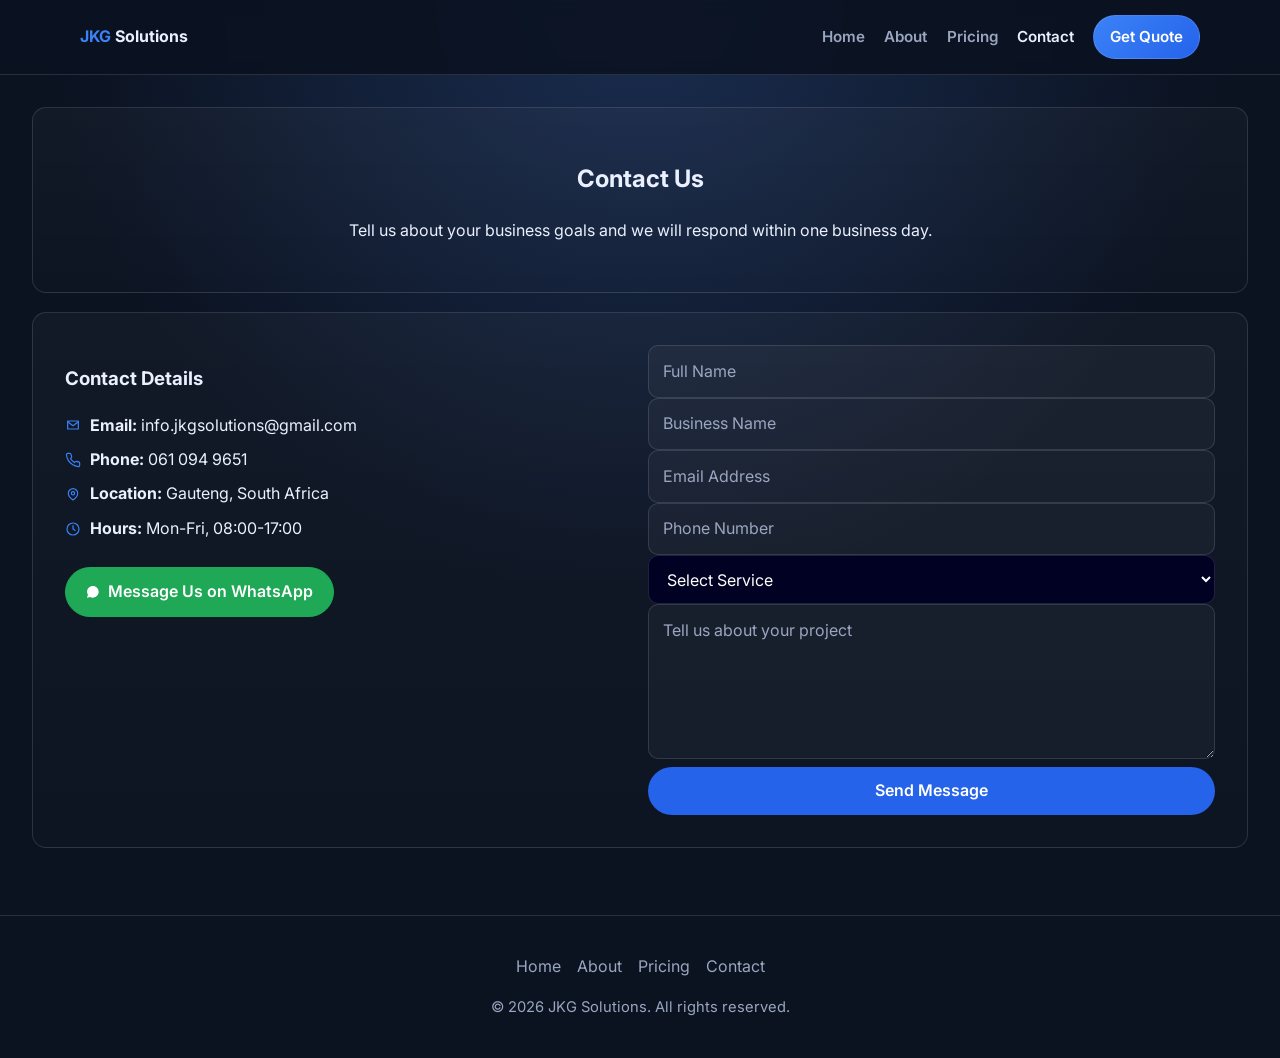
<file: contact.html>
<!DOCTYPE html>
<html lang="en">
<head>
  <meta charset="UTF-8">
  <meta name="viewport" content="width=device-width, initial-scale=1.0">
  <title>JKG Solutions | Contact</title>
  <link rel="stylesheet" href="style.css">
  <script src="script.js" defer></script>
</head>
<body>
  <div id="page-wrapper">
    <header id="header">
      <div class="container">
        <h1><a href="index.html"><span class="brand-accent">JKG</span> Solutions</a></h1>
        <nav id="nav">
          <button class="menu-toggle" onclick="toggleMenu()">Menu</button>
          <ul>
            <li><a href="index.html">Home</a></li>
            <li><a href="about.html">About</a></li>
            <li><a href="pricing.html">Pricing</a></li>
            <li><a class="active" href="contact.html">Contact</a></li>
            <li><a href="contact.html" class="button">Get Quote</a></li>
          </ul>
        </nav>
      </div>
    </header>

    <section id="main" class="container">
      <header class="box special">
        <h2>Contact Us</h2>
        <p>Tell us about your business goals and we will respond within one business day.</p>
      </header>

      <div class="box contact-grid">
        <section>
          <h3>Contact Details</h3>
          <p class="contact-item">
            <svg viewBox="0 0 24 24" aria-hidden="true">
              <path d="M4 6h16v12H4z"/>
              <path d="M4 7l8 6 8-6"/>
            </svg>
            <span><strong>Email:</strong> <a href="mailto:info@jkgsolutions.co.za">info.jkgsolutions@gmail.com</a></span>
          </p>
          <p class="contact-item">
            <svg viewBox="0 0 24 24" aria-hidden="true">
              <path d="M22 16.9v3a2 2 0 0 1-2.2 2 19.7 19.7 0 0 1-8.6-3 19.4 19.4 0 0 1-6-6 19.7 19.7 0 0 1-3-8.7A2 2 0 0 1 4.1 2h3a2 2 0 0 1 2 1.7c.1.9.4 1.8.8 2.6a2 2 0 0 1-.4 2.1L8.2 9.8a16 16 0 0 0 6 6l1.4-1.3a2 2 0 0 1 2.1-.4c.8.4 1.7.7 2.6.8a2 2 0 0 1 1.7 2z"/>
            </svg>
            <span><strong>Phone:</strong> <a href="tel:+27610949651">061 094 9651</a></span>
          </p>
          <p class="contact-item">
            <svg viewBox="0 0 24 24" aria-hidden="true">
              <path d="M12 21s7-4.5 7-10a7 7 0 1 0-14 0c0 5.5 7 10 7 10z"/>
              <circle cx="12" cy="11" r="2.5"/>
            </svg>
            <span><strong>Location:</strong> Gauteng, South Africa</span>
          </p>
          <p class="contact-item">
            <svg viewBox="0 0 24 24" aria-hidden="true">
              <circle cx="12" cy="12" r="9"/>
              <path d="M12 7v5l3 2"/>
            </svg>
            <span><strong>Hours:</strong> Mon-Fri, 08:00-17:00</span>
          </p>
          <p>
            <a
              href="https://wa.me/27610949651?text=Hi%20JKG%20Solutions%2C%20I%20would%20like%20to%20enquire%20about%20your%20services."
              class="button whatsapp-button"
              target="_blank"
              rel="noopener noreferrer"
            >
              <svg viewBox="0 0 24 24" aria-hidden="true">
                <path d="M20.5 11.8c0 4.8-3.9 8.7-8.7 8.7-1.5 0-3-.4-4.2-1.1L3 20.8l1.4-4.5a8.7 8.7 0 0 1-1.3-4.5c0-4.8 3.9-8.7 8.7-8.7s8.7 3.9 8.7 8.7z"/>
                <path d="M8.4 7.8c-.2-.4-.4-.4-.6-.4h-.5c-.2 0-.5.1-.7.4-.3.3-1 1-1 2.5 0 1.5 1.1 2.9 1.3 3.1.2.2 2.1 3.4 5.1 4.6 2.5 1 3 0.8 3.6 0.8.5-.1 1.8-.7 2.1-1.5.2-.8.2-1.4.1-1.5-.1-.1-.2-.2-.5-.3s-1.8-.9-2-1-.5-.2-.7.2c-.2.3-.8 1-1 1.2-.2.2-.3.2-.6.1-.3-.2-1.4-.5-2.7-1.7-1-1-1.7-2.2-1.9-2.6-.2-.3 0-.5.1-.6.1-.1.3-.4.4-.5.1-.2.2-.3.3-.5.1-.2.1-.4 0-.6-.1-.1-.6-1.6-.8-2.2z"/>
              </svg>
              Message Us on WhatsApp
            </a>
          </p>
        </section>

        <section>
          <form name="contact" netlify>
            <input type="hidden" name="form-name" value="contact">
            <input type="text" name="full-name" placeholder="Full Name" required>
            <input type="text" name="business-name" placeholder="Business Name" required>
            <input type="email" name="email" placeholder="Email Address" required>
            <input type="tel" name="phone" placeholder="Phone Number" required>
            <select name="service" required>
              <option value="">Select Service</option>
              <option>Website Creation</option>
              <option>Website Management</option>
              <option>Business Growth Strategy</option>
              <option>Full Package</option>
            </select>
            <textarea name="message" placeholder="Tell us about your project" rows="5" required></textarea>
            <input type="submit" class="button primary" value="Send Message">
          </form>
          <div class="success-message">Thanks for contacting us. We will reach out shortly.</div>
        </section>
      </div>
    </section>

    <footer id="footer">
      <ul class="links">
        <li><a href="index.html">Home</a></li>
        <li><a href="about.html">About</a></li>
        <li><a href="pricing.html">Pricing</a></li>
        <li><a href="contact.html">Contact</a></li>
      </ul>
      <p class="copyright">© 2026 JKG Solutions. All rights reserved.</p>
    </footer>
  </div>
</body>
</html>
</file>
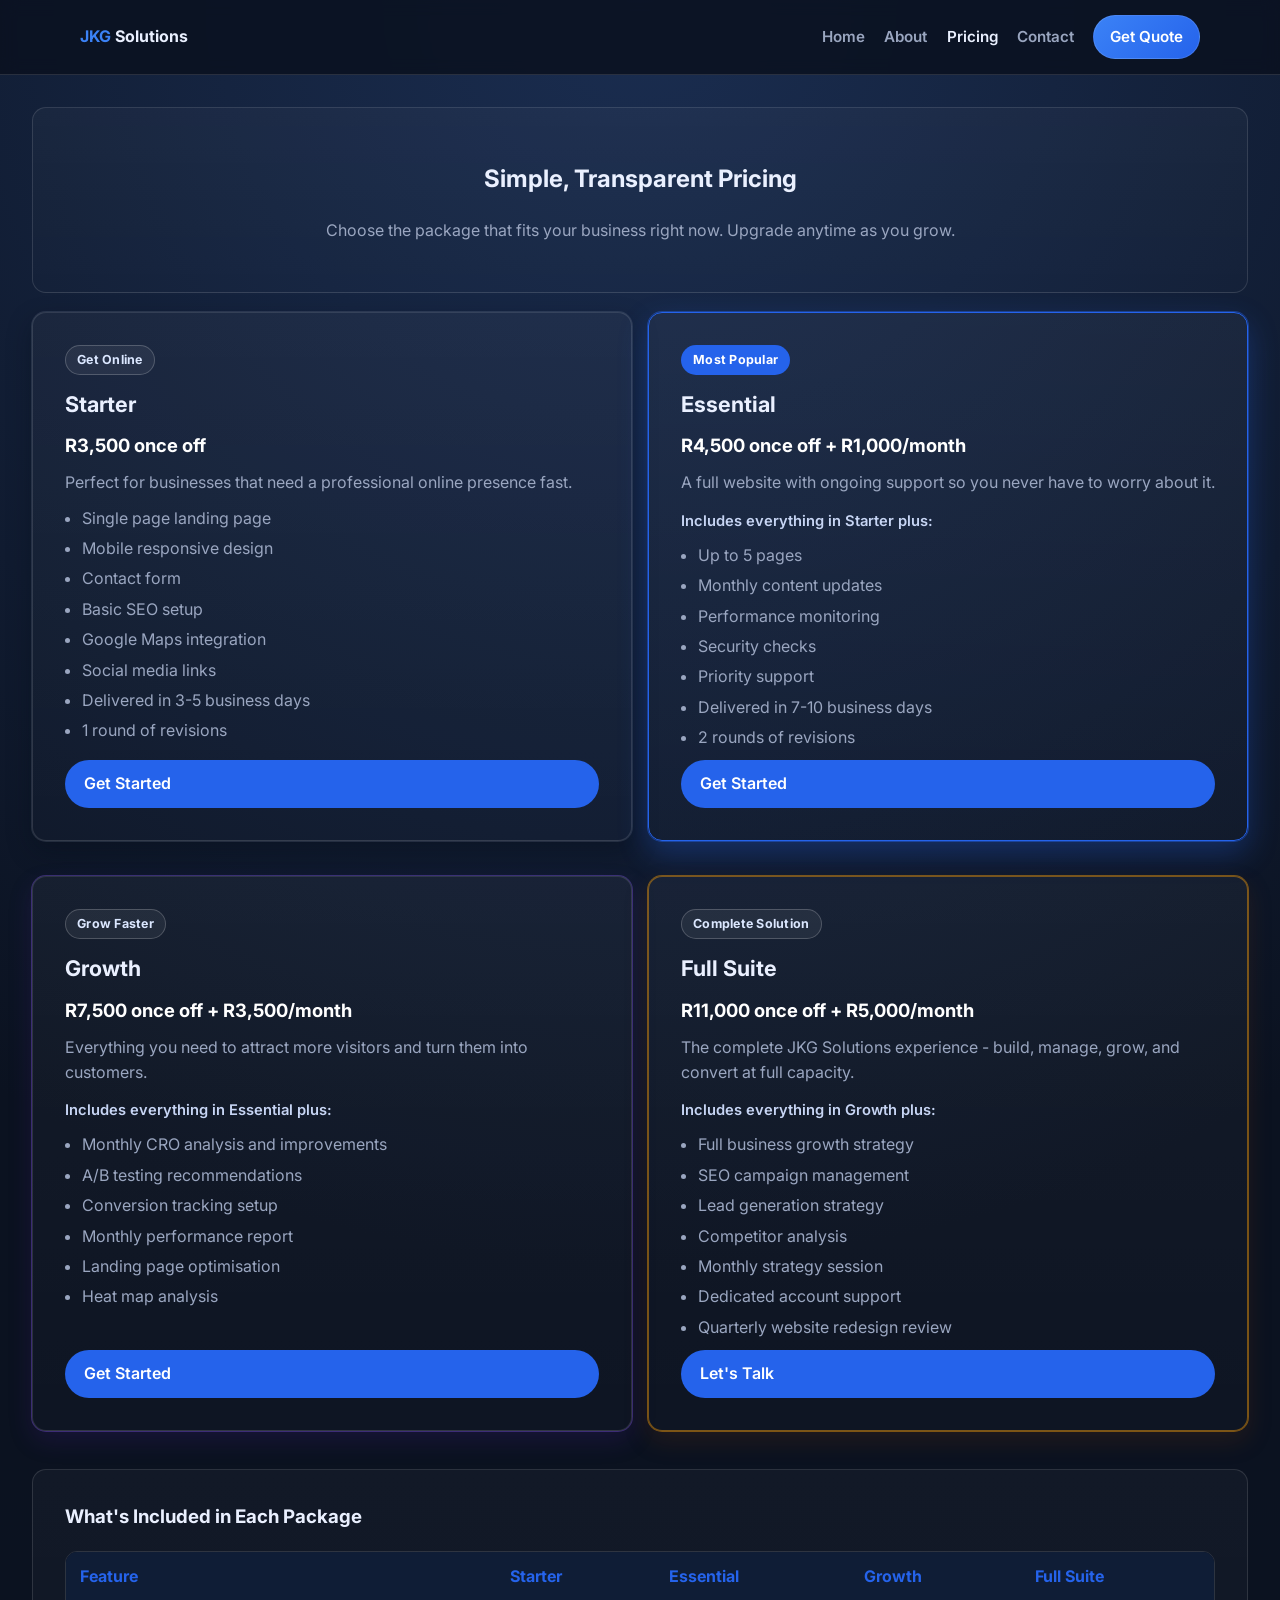
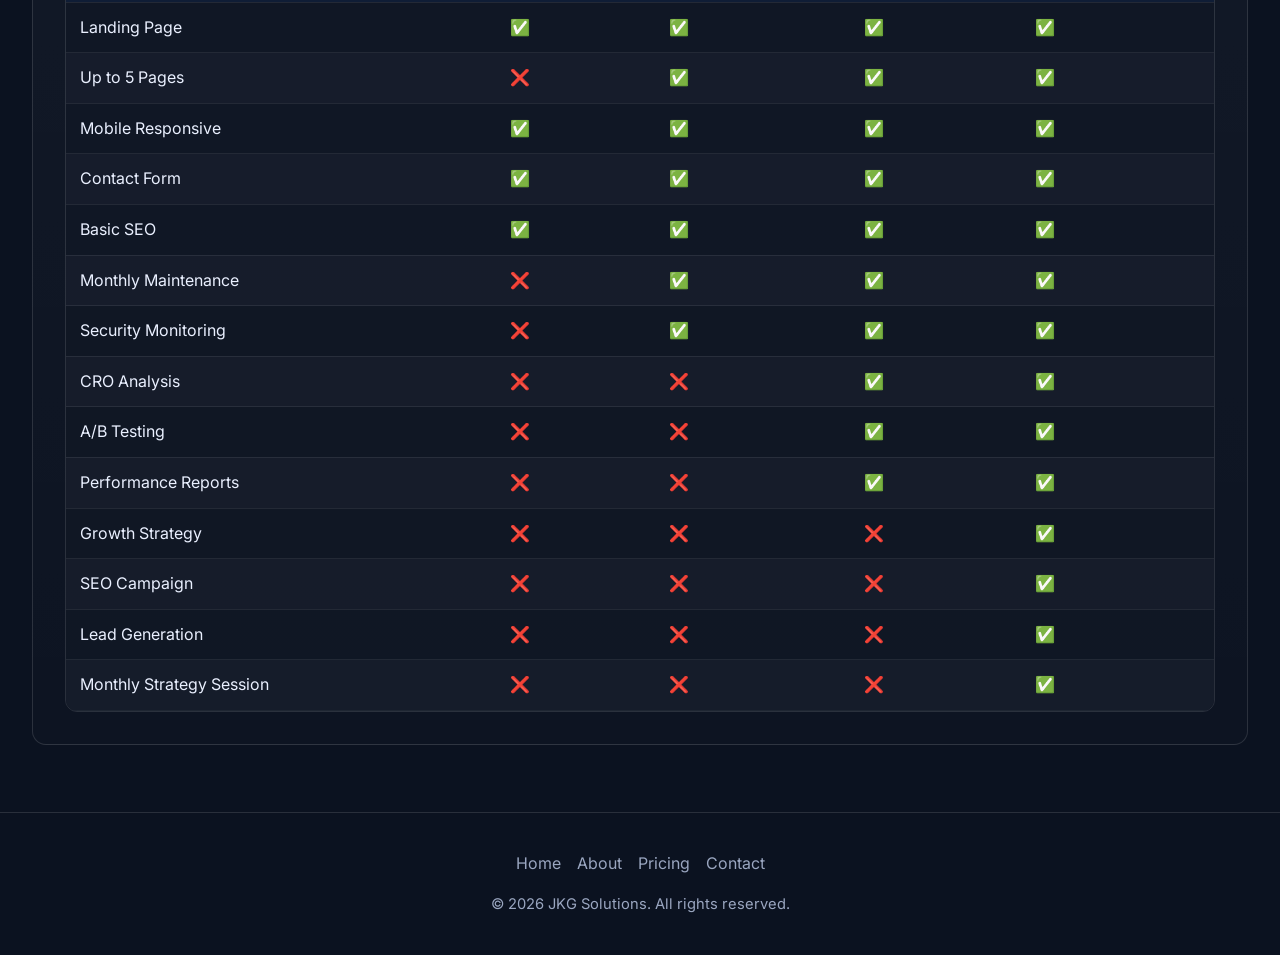
<file: pricing.html>
<!DOCTYPE html>
<html lang="en">
<head>
  <meta charset="UTF-8">
  <meta name="viewport" content="width=device-width, initial-scale=1.0">
  <title>JKG Solutions | Pricing</title>
  <link rel="stylesheet" href="style.css">
  <script src="script.js" defer></script>
</head>
<body>
  <div id="page-wrapper">
    <header id="header">
      <div class="container">
        <h1><a href="index.html"><span class="brand-accent">JKG</span> Solutions</a></h1>
        <nav id="nav">
          <button class="menu-toggle" onclick="toggleMenu()">Menu</button>
          <ul>
            <li><a href="index.html">Home</a></li>
            <li><a href="about.html">About</a></li>
            <li><a class="active" href="pricing.html">Pricing</a></li>
            <li><a href="contact.html">Contact</a></li>
            <li><a href="contact.html" class="button">Get Quote</a></li>
          </ul>
        </nav>
      </div>
    </header>

    <section id="main" class="container">
      <header class="box special pricing-hero">
        <h2>Simple, Transparent Pricing</h2>
        <p>Choose the package that fits your business right now. Upgrade anytime as you grow.</p>
      </header>

      <section class="pricing-grid">
        <article class="box pricing-card pricing-starter">
          <span class="pricing-badge">Get Online</span>
          <h3>Starter</h3>
          <p class="pricing-price">R3,500 once off</p>
          <p class="pricing-tagline">Perfect for businesses that need a professional online presence fast.</p>
          <ul class="pricing-features">
            <li>Single page landing page</li>
            <li>Mobile responsive design</li>
            <li>Contact form</li>
            <li>Basic SEO setup</li>
            <li>Google Maps integration</li>
            <li>Social media links</li>
            <li>Delivered in 3-5 business days</li>
            <li>1 round of revisions</li>
          </ul>
          <a href="contact.html" class="button primary">Get Started</a>
        </article>

        <article class="box pricing-card pricing-essential pricing-highlighted">
          <span class="pricing-badge pricing-badge-popular">Most Popular</span>
          <h3>Essential</h3>
          <p class="pricing-price">R4,500 once off + R1,000/month</p>
          <p class="pricing-tagline">A full website with ongoing support so you never have to worry about it.</p>
          <p class="pricing-includes-label">Includes everything in Starter plus:</p>
          <ul class="pricing-features">
            <li>Up to 5 pages</li>
            <li>Monthly content updates</li>
            <li>Performance monitoring</li>
            <li>Security checks</li>
            <li>Priority support</li>
            <li>Delivered in 7-10 business days</li>
            <li>2 rounds of revisions</li>
          </ul>
          <a href="contact.html" class="button primary">Get Started</a>
        </article>

        <article class="box pricing-card pricing-growth">
          <span class="pricing-badge">Grow Faster</span>
          <h3>Growth</h3>
          <p class="pricing-price">R7,500 once off + R3,500/month</p>
          <p class="pricing-tagline">Everything you need to attract more visitors and turn them into customers.</p>
          <p class="pricing-includes-label">Includes everything in Essential plus:</p>
          <ul class="pricing-features">
            <li>Monthly CRO analysis and improvements</li>
            <li>A/B testing recommendations</li>
            <li>Conversion tracking setup</li>
            <li>Monthly performance report</li>
            <li>Landing page optimisation</li>
            <li>Heat map analysis</li>
          </ul>
          <a href="contact.html" class="button primary">Get Started</a>
        </article>

        <article class="box pricing-card pricing-full-suite">
          <span class="pricing-badge">Complete Solution</span>
          <h3>Full Suite</h3>
          <p class="pricing-price">R11,000 once off + R5,000/month</p>
          <p class="pricing-tagline">The complete JKG Solutions experience - build, manage, grow, and convert at full capacity.</p>
          <p class="pricing-includes-label">Includes everything in Growth plus:</p>
          <ul class="pricing-features">
            <li>Full business growth strategy</li>
            <li>SEO campaign management</li>
            <li>Lead generation strategy</li>
            <li>Competitor analysis</li>
            <li>Monthly strategy session</li>
            <li>Dedicated account support</li>
            <li>Quarterly website redesign review</li>
          </ul>
          <a href="contact.html" class="button primary">Let's Talk</a>
        </article>
      </section>

      <section class="box pricing-comparison">
        <h3>What's Included in Each Package</h3>
        <div class="comparison-table-wrap">
          <table class="comparison-table">
            <thead>
              <tr>
                <th>Feature</th>
                <th>Starter</th>
                <th>Essential</th>
                <th>Growth</th>
                <th>Full Suite</th>
              </tr>
            </thead>
            <tbody>
              <tr><td>Landing Page</td><td><span class="yes">✅</span></td><td><span class="yes">✅</span></td><td><span class="yes">✅</span></td><td><span class="yes">✅</span></td></tr>
              <tr><td>Up to 5 Pages</td><td><span class="no">❌</span></td><td><span class="yes">✅</span></td><td><span class="yes">✅</span></td><td><span class="yes">✅</span></td></tr>
              <tr><td>Mobile Responsive</td><td><span class="yes">✅</span></td><td><span class="yes">✅</span></td><td><span class="yes">✅</span></td><td><span class="yes">✅</span></td></tr>
              <tr><td>Contact Form</td><td><span class="yes">✅</span></td><td><span class="yes">✅</span></td><td><span class="yes">✅</span></td><td><span class="yes">✅</span></td></tr>
              <tr><td>Basic SEO</td><td><span class="yes">✅</span></td><td><span class="yes">✅</span></td><td><span class="yes">✅</span></td><td><span class="yes">✅</span></td></tr>
              <tr><td>Monthly Maintenance</td><td><span class="no">❌</span></td><td><span class="yes">✅</span></td><td><span class="yes">✅</span></td><td><span class="yes">✅</span></td></tr>
              <tr><td>Security Monitoring</td><td><span class="no">❌</span></td><td><span class="yes">✅</span></td><td><span class="yes">✅</span></td><td><span class="yes">✅</span></td></tr>
              <tr><td>CRO Analysis</td><td><span class="no">❌</span></td><td><span class="no">❌</span></td><td><span class="yes">✅</span></td><td><span class="yes">✅</span></td></tr>
              <tr><td>A/B Testing</td><td><span class="no">❌</span></td><td><span class="no">❌</span></td><td><span class="yes">✅</span></td><td><span class="yes">✅</span></td></tr>
              <tr><td>Performance Reports</td><td><span class="no">❌</span></td><td><span class="no">❌</span></td><td><span class="yes">✅</span></td><td><span class="yes">✅</span></td></tr>
              <tr><td>Growth Strategy</td><td><span class="no">❌</span></td><td><span class="no">❌</span></td><td><span class="no">❌</span></td><td><span class="yes">✅</span></td></tr>
              <tr><td>SEO Campaign</td><td><span class="no">❌</span></td><td><span class="no">❌</span></td><td><span class="no">❌</span></td><td><span class="yes">✅</span></td></tr>
              <tr><td>Lead Generation</td><td><span class="no">❌</span></td><td><span class="no">❌</span></td><td><span class="no">❌</span></td><td><span class="yes">✅</span></td></tr>
              <tr><td>Monthly Strategy Session</td><td><span class="no">❌</span></td><td><span class="no">❌</span></td><td><span class="no">❌</span></td><td><span class="yes">✅</span></td></tr>
            </tbody>
          </table>
        </div>
      </section>
    </section>

    <footer id="footer">
      <ul class="links">
        <li><a href="index.html">Home</a></li>
        <li><a href="about.html">About</a></li>
        <li><a href="pricing.html">Pricing</a></li>
        <li><a href="contact.html">Contact</a></li>
      </ul>
      <p class="copyright">© 2026 JKG Solutions. All rights reserved.</p>
    </footer>
  </div>
</body>
</html>
</file>
<file: style.css>
@import url("https://fonts.googleapis.com/css2?family=Inter:wght@400;600;700;800&display=swap");

:root {
  --bg: #0b1220;
  --surface: #111a2e;
  --surface-soft: #18243d;
  --text: #eaf0ff;
  --muted: #9aa6c0;
  --primary: #3b82f6;
  --primary-strong: #2563eb;
  --border: rgba(255, 255, 255, 0.12);
}

* {
  box-sizing: border-box;
}

body {
  margin: 0;
  font-family: "Inter", sans-serif;
  line-height: 1.6;
  background: radial-gradient(circle at top, #1a2d50 0%, var(--bg) 48%);
  color: var(--text);
}

a {
  color: inherit;
  text-decoration: none;
}

#page-wrapper {
  min-height: 100vh;
}

.container {
  width: min(1120px, calc(100% - 2.5rem));
  margin: 0 auto;
}

#header {
  position: sticky;
  top: 0;
  z-index: 20;
  border-bottom: 1px solid var(--border);
  backdrop-filter: blur(8px);
  background: rgba(11, 18, 32, 0.88);
}

#header .container {
  display: flex;
  justify-content: space-between;
  align-items: center;
  gap: 1rem;
  padding: 0.95rem 0;
}

#header h1 {
  margin: 0;
  font-size: 1rem;
  font-weight: 700;
}

#header .brand-accent {
  color: var(--primary);
}

#nav ul {
  list-style: none;
  margin: 0;
  padding: 0;
  display: flex;
  align-items: center;
  gap: 1.2rem;
}

#nav a {
  color: var(--muted);
  font-weight: 600;
  font-size: 0.95rem;
}

#nav a.active,
#nav a:hover {
  color: var(--text);
}

#nav .button {
  padding: 0.55rem 1rem;
  border-radius: 999px;
  background: linear-gradient(135deg, var(--primary), var(--primary-strong));
  color: #fff;
}

.menu-toggle {
  display: none;
  border: 1px solid var(--border);
  background: transparent;
  color: var(--text);
  border-radius: 8px;
  padding: 0.35rem 0.6rem;
  cursor: pointer;
}

#banner {
  text-align: center;
  padding: 6.5rem 1rem 5.4rem;
  position: relative;
  overflow: hidden;
  background-image:
    linear-gradient(rgba(11, 18, 32, 0.55), rgba(11, 18, 32, 0.7)),
    url("images/banner-bg.jpg");
  background-size: cover;
  background-position: center;
  background-repeat: no-repeat;
  background-attachment: fixed;
}

#banner::before {
  content: "";
  position: absolute;
  inset: 0;
  background: radial-gradient(circle at top, rgba(59, 130, 246, 0.12), transparent 55%);
  pointer-events: none;
}

#banner > * {
  position: relative;
  z-index: 1;
}

#banner h2 {
  margin: 0;
  font-size: clamp(2rem, 6vw, 3.2rem);
}

#banner p {
  max-width: 760px;
  margin: 1rem auto 0;
  color: var(--muted);
}

.actions {
  list-style: none;
  margin: 2rem 0 0;
  padding: 0;
  display: flex;
  gap: 0.8rem;
  justify-content: center;
  flex-wrap: wrap;
}

.button {
  display: inline-block;
  border-radius: 999px;
  border: 1px solid var(--border);
  padding: 0.7rem 1.2rem;
  font-weight: 600;
}

.button.primary {
  border: none;
  background: var(--primary-strong);
  color: #fff;
  transition: transform 0.2s ease, box-shadow 0.2s ease, filter 0.2s ease;
}

.button.primary:hover,
input[type="submit"].button.primary:hover {
  transform: translateY(-2px);
  box-shadow: 0 10px 24px rgba(37, 99, 235, 0.35);
  filter: brightness(1.08);
  cursor: pointer;
}

.button.primary:active,
input[type="submit"].button.primary:active {
  transform: translateY(0);
  box-shadow: 0 4px 12px rgba(37, 99, 235, 0.25);
  filter: brightness(0.98);
}

.whatsapp-button {
  margin-top: 0.6rem;
  background: #1fa855;
  border-color: #1fa855;
  color: #fff;
  display: inline-flex;
  align-items: center;
  gap: 0.45rem;
  transition: transform 0.2s ease, box-shadow 0.2s ease, filter 0.2s ease;
}

.whatsapp-button svg {
  width: 1rem;
  height: 1rem;
  fill: currentColor;
}

.whatsapp-button:hover {
  transform: translateY(-2px);
  box-shadow: 0 10px 20px rgba(31, 168, 85, 0.35);
  filter: brightness(1.05);
}

.whatsapp-button:active {
  transform: translateY(0);
  box-shadow: 0 4px 12px rgba(31, 168, 85, 0.25);
  filter: brightness(0.98);
}

.contact-item {
  display: flex;
  align-items: center;
  gap: 0.55rem;
  margin: 0.55rem 0;
}

.contact-item svg {
  width: 1rem;
  height: 1rem;
  min-width: 1rem;
  stroke: var(--primary);
  fill: none;
  stroke-width: 1.8;
  stroke-linecap: round;
  stroke-linejoin: round;
}

#main {
  width: 100%;
  padding: 2rem 2rem 3rem; /* add side padding instead */
}

.box {
  background: linear-gradient(180deg, rgba(255, 255, 255, 0.03), rgba(255, 255, 255, 0.01));
  border: 1px solid var(--border);
  border-radius: 14px;
  padding: 2rem;
  margin-bottom: 1.2rem;
}

.box.special {
  text-align: center;
}

.major h2 {
  margin: 0;
  font-size: clamp(1.6rem, 3vw, 2.2rem);
}

.major p {
  margin: 0.8rem auto 0;
  max-width: 760px;
  color: var(--muted);
}

.features {
  display: grid;
  grid-template-columns: repeat(2, minmax(0, 1fr));
  gap: 1rem;
}

.features section {
  border: 1px solid var(--border);
  border-radius: 12px;
  padding: 1.1rem;
  background: rgba(15, 22, 36, 0.7);
}

.service-logo {
  width: 2.6rem;
  height: 2.6rem;
  display: inline-flex;
  align-items: center;
  justify-content: center;
  border-radius: 10px;
  margin-bottom: 0.7rem;
  color: var(--primary);
  background: rgba(59, 130, 246, 0.12);
  border: 1px solid rgba(59, 130, 246, 0.35);
}

.service-logo svg {
  width: 1.4rem;
  height: 1.4rem;
  fill: none;
  stroke: currentColor;
  stroke-width: 1.7;
  stroke-linecap: round;
  stroke-linejoin: round;
}

.features h3 {
  margin-top: 0;
}

.features p {
  margin-bottom: 0;
  color: var(--muted);
}

.service-flow p {
  color: var(--muted);
}

.flow-chart {
  margin-top: 1.4rem;
  display: flex;
  align-items: stretch;
  justify-content: center;
  gap: 0.7rem;
  flex-wrap: wrap;
}

.flow-step {
  flex: 1 1 210px;
  max-width: 245px;
  border: 1px solid var(--border);
  border-radius: 12px;
  padding: 1rem;
  text-align: left;
  background: rgba(15, 22, 36, 0.75);
}

.flow-number {
  width: 1.7rem;
  height: 1.7rem;
  border-radius: 999px;
  display: inline-flex;
  align-items: center;
  justify-content: center;
  font-size: 0.82rem;
  font-weight: 700;
  color: #fff;
  background: linear-gradient(135deg, var(--primary), var(--primary-strong));
  margin-bottom: 0.55rem;
}

.flow-step h4 {
  margin: 0;
  font-size: 1rem;
}

.flow-step p {
  margin: 0.45rem 0 0;
  font-size: 0.92rem;
}

.flow-arrow {
  display: inline-flex;
  align-items: center;
  justify-content: center;
  font-size: 1.35rem;
  color: var(--primary);
  font-weight: 700;
  padding: 0 0.15rem;
}

.team-section p {
  color: var(--muted);
}

.team-grid {
  margin-top: 1.4rem;
  display: grid;
  grid-template-columns: repeat(3, minmax(0, 1fr));
  gap: 1rem;
}

.team-member {
  border: 1px solid var(--border);
  border-radius: 12px;
  padding: 1.25rem;
  text-align: left;
  background: rgba(15, 22, 36, 0.75);
}

.team-photo {
  width: 120px;
  height: 120px;
  display: block;
  margin-bottom: 0.9rem;
  border-radius: 999px;
  border: 1px solid rgba(59, 130, 246, 0.35);
  object-fit: cover;
  background: #102746;
}

.team-member h4 {
  margin: 0;
  font-size: 1.05rem;
}

.team-role {
  margin: 0.35rem 0 0.65rem;
  color: var(--primary);
  font-weight: 700;
}

.team-member p:last-child {
  margin-bottom: 0;
}

.grid-2 {
  display: grid;
  grid-template-columns: repeat(2, minmax(0, 1fr));
  gap: 1rem;
}

.pricing-hero p {
  color: var(--muted);
}

.pricing-grid {
  display: grid;
  grid-template-columns: repeat(2, minmax(0, 1fr));
  gap: 1rem;
  margin-bottom: 1.2rem;
}

.pricing-card {
  position: relative;
  display: flex;
  flex-direction: column;
  gap: 0.6rem;
  border: 1px solid var(--border);
  background: linear-gradient(180deg, rgba(255, 255, 255, 0.04), rgba(255, 255, 255, 0.015));
  box-shadow: 0 8px 24px rgba(5, 12, 24, 0.35);
  transition: transform 0.22s ease, box-shadow 0.22s ease, border-color 0.22s ease;
}

.pricing-card:hover {
  transform: translateY(-6px);
  box-shadow: 0 16px 36px rgba(37, 99, 235, 0.22);
}

.pricing-starter {
  box-shadow: 0 0 0 1px rgba(148, 163, 184, 0.18), 0 10px 24px rgba(5, 12, 24, 0.38);
}

.pricing-essential {
  border-color: #2563eb;
  box-shadow: 0 0 0 1px rgba(37, 99, 235, 0.45), 0 12px 30px rgba(37, 99, 235, 0.3);
}

.pricing-growth {
  box-shadow: 0 0 0 1px rgba(139, 92, 246, 0.35), 0 10px 24px rgba(76, 29, 149, 0.2);
}

.pricing-full-suite {
  border-color: rgba(245, 158, 11, 0.45);
  box-shadow: 0 0 0 1px rgba(245, 158, 11, 0.45), 0 10px 24px rgba(120, 53, 15, 0.22);
}

.pricing-badge {
  display: inline-flex;
  align-self: flex-start;
  padding: 0.25rem 0.7rem;
  border-radius: 999px;
  border: 1px solid rgba(255, 255, 255, 0.2);
  background: rgba(255, 255, 255, 0.06);
  color: #dbe7ff;
  font-size: 0.78rem;
  font-weight: 700;
  letter-spacing: 0.02em;
}

.pricing-badge-popular {
  border-color: rgba(37, 99, 235, 0.65);
  background: #2563eb;
  color: #fff;
}

.pricing-card h3 {
  margin: 0.15rem 0 0;
  font-size: 1.35rem;
}

.pricing-price {
  margin: 0;
  color: #fff;
  font-size: 1.15rem;
  font-weight: 700;
}

.pricing-tagline {
  margin: 0;
  color: var(--muted);
}

.pricing-includes-label {
  margin: 0.25rem 0 0;
  color: #c7d5f4;
  font-weight: 600;
  font-size: 0.92rem;
}

.pricing-features {
  margin: 0;
  padding-left: 1.05rem;
  color: var(--muted);
  display: grid;
  gap: 0.3rem;
}

.pricing-card .button {
  margin-top: auto;
}

.pricing-comparison h3 {
  margin-top: 0;
}

.comparison-table-wrap {
  width: 100%;
  overflow-x: auto;
  border: 1px solid var(--border);
  border-radius: 12px;
}

.comparison-table {
  width: 100%;
  min-width: 700px;
  border-collapse: collapse;
  background: rgba(12, 19, 33, 0.82);
}

.comparison-table th,
.comparison-table td {
  padding: 0.75rem 0.9rem;
  text-align: left;
  border-bottom: 1px solid rgba(255, 255, 255, 0.08);
}

.comparison-table th {
  background: #0f1d36;
  color: #2563eb;
  font-weight: 700;
}

.comparison-table tbody tr:nth-child(odd) {
  background: rgba(255, 255, 255, 0.015);
}

.comparison-table tbody tr:nth-child(even) {
  background: rgba(255, 255, 255, 0.04);
}

.comparison-table .yes {
  color: #2563eb;
}

.comparison-table .no {
  color: #8390aa;
}

#cta {
  text-align: center;
  padding: 3.2rem 1rem 4rem;
}

#cta p {
  color: var(--muted);
  margin: 0.7rem auto 1.4rem;
}

#cta form {
  width: min(720px, 100%);
  margin: 0 auto;
  display: grid;
  grid-template-columns: 1fr auto;
  gap: 0.8rem;
}

input,
textarea,
select {
  width: 100%;
  color: var(--text);
  background: rgba(255, 255, 255, 0.04);
  border: 1px solid var(--border);
  border-radius: 10px;
  padding: 0.78rem 0.9rem;
  font: inherit;
}

select {
  background: rgb(1, 1, 36);
  color: #fff;
}

textarea {
  resize: vertical;
}

input::placeholder,
textarea::placeholder {
  color: var(--muted);
}

.contact-grid {
  display: grid;
  grid-template-columns: repeat(2, minmax(0, 1fr));
  gap: 1rem;
}

.success-message {
  display: none;
  margin-top: 0.8rem;
  border: 1px solid rgba(16, 185, 129, 0.4);
  background: rgba(16, 185, 129, 0.2);
  border-radius: 10px;
  padding: 0.8rem;
}

#footer {
  border-top: 1px solid var(--border);
  padding: 2.4rem 1rem;
  text-align: center;
}

#footer .links {
  margin: 0 0 1rem;
  padding: 0;
  list-style: none;
  display: flex;
  justify-content: center;
  gap: 1rem;
  flex-wrap: wrap;
}

#footer .links a {
  color: var(--muted);
}

#footer .copyright {
  margin: 0;
  color: var(--muted);
  font-size: 0.92rem;
}

.stats-section {
  margin-bottom: 1.2rem;
}

.stats-grid {
  display: grid;
  grid-template-columns: repeat(4, minmax(0, 1fr));
  gap: 1rem;
  margin-top: 1.4rem;
}

.stat {
  border: 1px solid var(--border);
  border-radius: 12px;
  padding: 1.25rem 1rem;
  text-align: center;
  background: rgba(15, 22, 36, 0.75);
  transition: transform 0.22s ease, box-shadow 0.22s ease;
}

.stat:hover {
  transform: translateY(-4px);
  box-shadow: 0 12px 28px rgba(37, 99, 235, 0.18);
}

.stat h3 {
  margin: 0 0 0.3rem;
  font-size: clamp(1.8rem, 4vw, 2.4rem);
  font-weight: 800;
  background: linear-gradient(135deg, var(--primary), #60a5fa);
  -webkit-background-clip: text;
  -webkit-text-fill-color: transparent;
  background-clip: text;
}

.stat p {
  margin: 0;
  color: var(--muted);
  font-size: 0.92rem;
  font-weight: 600;
}

.testimonial-grid {
  display: grid;
  grid-template-columns: repeat(auto-fit, minmax(280px, 1fr));
  gap: 1rem;
}

.testimonial-card {
  display: flex;
  flex-direction: column;
  gap: 0.8rem;
  border: 1px solid var(--border);
  border-radius: 12px;
  padding: 1.4rem;
  background: rgba(15, 22, 36, 0.75);
  transition: transform 0.22s ease, box-shadow 0.22s ease;
}

.testimonial-card:hover {
  transform: translateY(-4px);
  box-shadow: 0 12px 28px rgba(37, 99, 235, 0.18);
}

.testimonial-stars {
  color: #f59e0b;
  font-size: 1rem;
  letter-spacing: 0.1em;
}

.testimonial-quote {
  margin: 0;
  color: var(--text);
  font-size: 0.95rem;
  line-height: 1.7;
  flex: 1;
}

.testimonial-author {
  display: flex;
  align-items: center;
  gap: 0.75rem;
  margin-top: auto;
  padding-top: 0.8rem;
  border-top: 1px solid var(--border);
}

.testimonial-avatar {
  width: 40px;
  height: 40px;
  min-width: 40px;
  border-radius: 50%;
  background: linear-gradient(135deg, var(--primary), var(--primary-strong));
  display: flex;
  align-items: center;
  justify-content: center;
  font-size: 0.8rem;
  font-weight: 700;
  color: #fff;
}

.testimonial-name {
  margin: 0;
  font-weight: 700;
  font-size: 0.92rem;
  color: var(--text);
}

.testimonial-location {
  margin: 0;
  font-size: 0.82rem;
  color: var(--muted);
}

@media (max-width: 820px) {
  .features,
  .grid-2,
  .contact-grid,
  .team-grid,
  .pricing-grid {
    grid-template-columns: 1fr;
  }

  .flow-chart {
    flex-direction: column;
    align-items: stretch;
  }

  .flow-step {
    max-width: 100%;
  }

  .flow-arrow {
    align-self: center;
    transform: rotate(90deg);
    line-height: 1;
  }

  #banner {
    background-attachment: scroll;
  }

  #cta form {
    grid-template-columns: 1fr;
  }

  .menu-toggle {
    display: inline-block;
  }

  #nav ul {
    display: none;
    position: absolute;
    top: calc(100% + 0.5rem);
    right: 1.25rem;
    width: min(280px, calc(100% - 2.5rem));
    padding: 0.75rem;
    border-radius: 12px;
    border: 1px solid var(--border);
    background: var(--surface);
    flex-direction: column;
    align-items: stretch;
    gap: 0.3rem;
  }

  #nav ul.open {
    display: flex;
  }

  .stats-grid {
    grid-template-columns: repeat(2, minmax(0, 1fr));
  }
}
</file>
